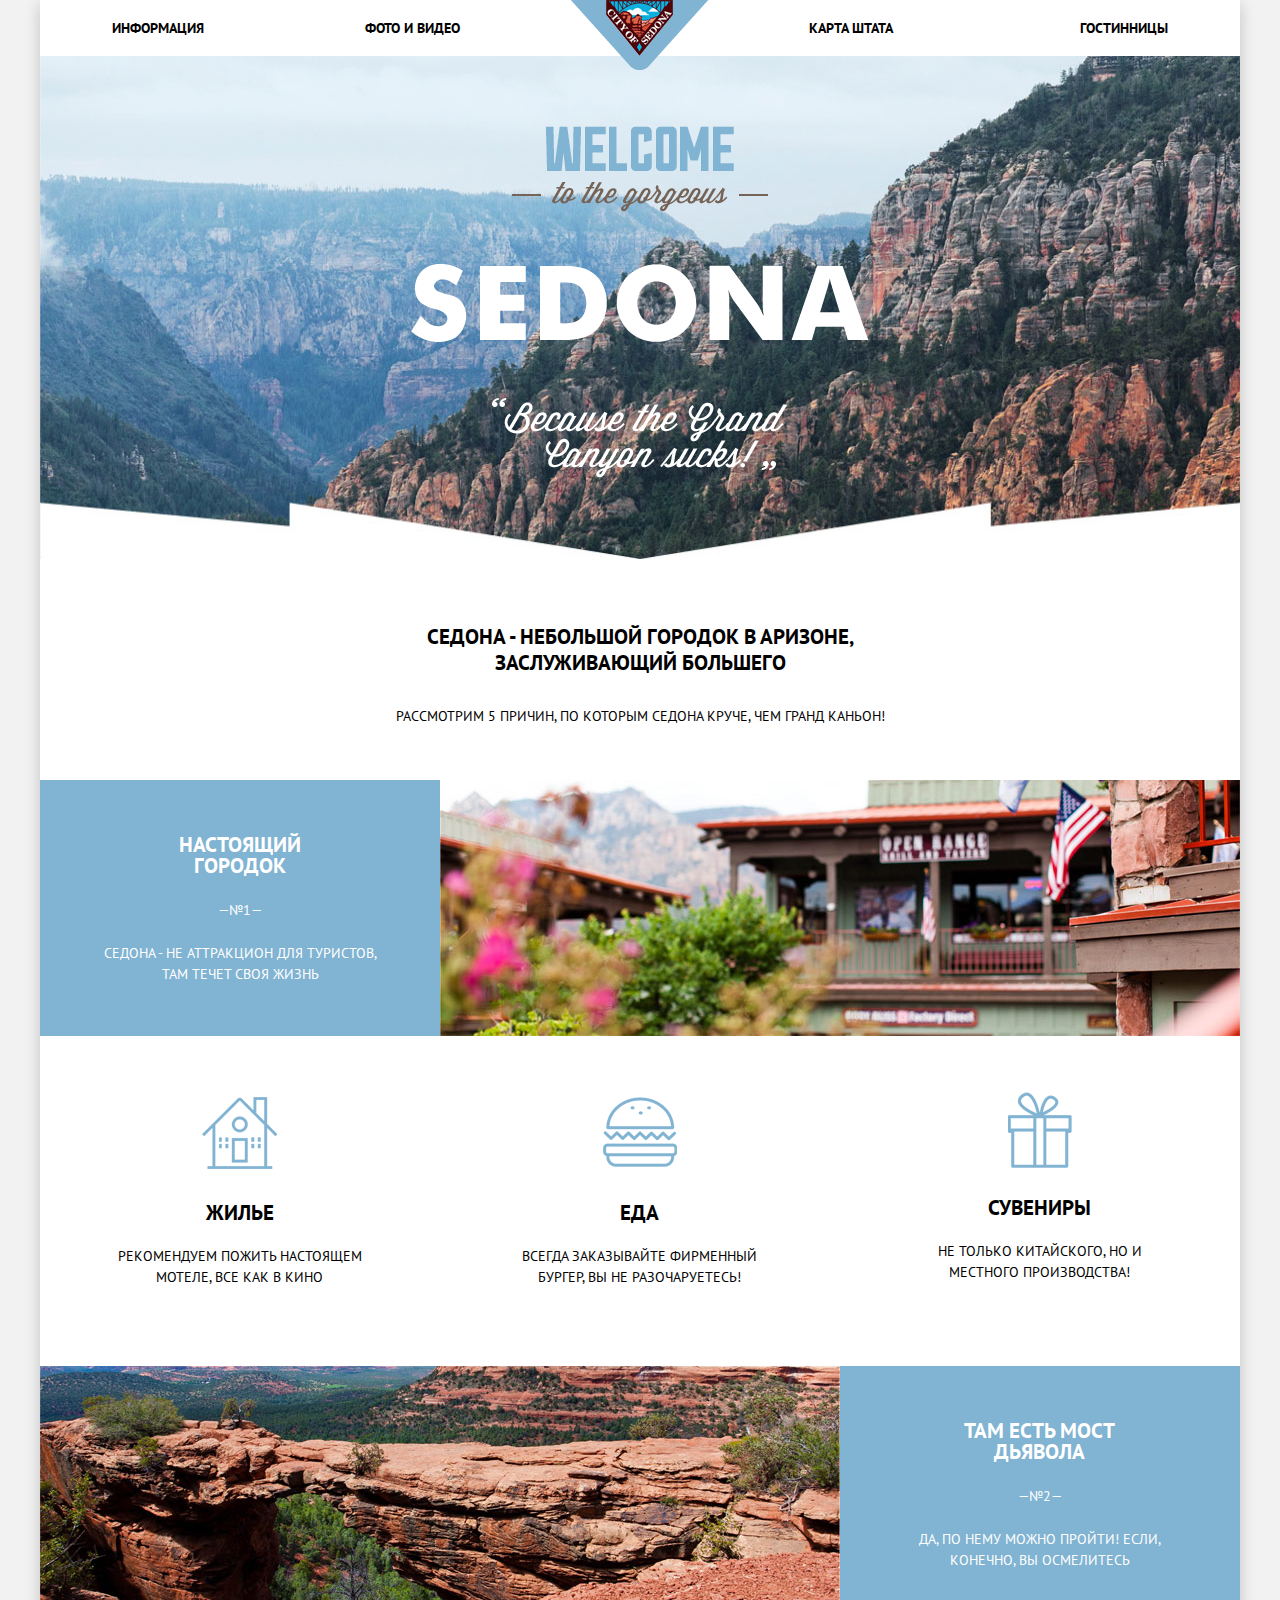
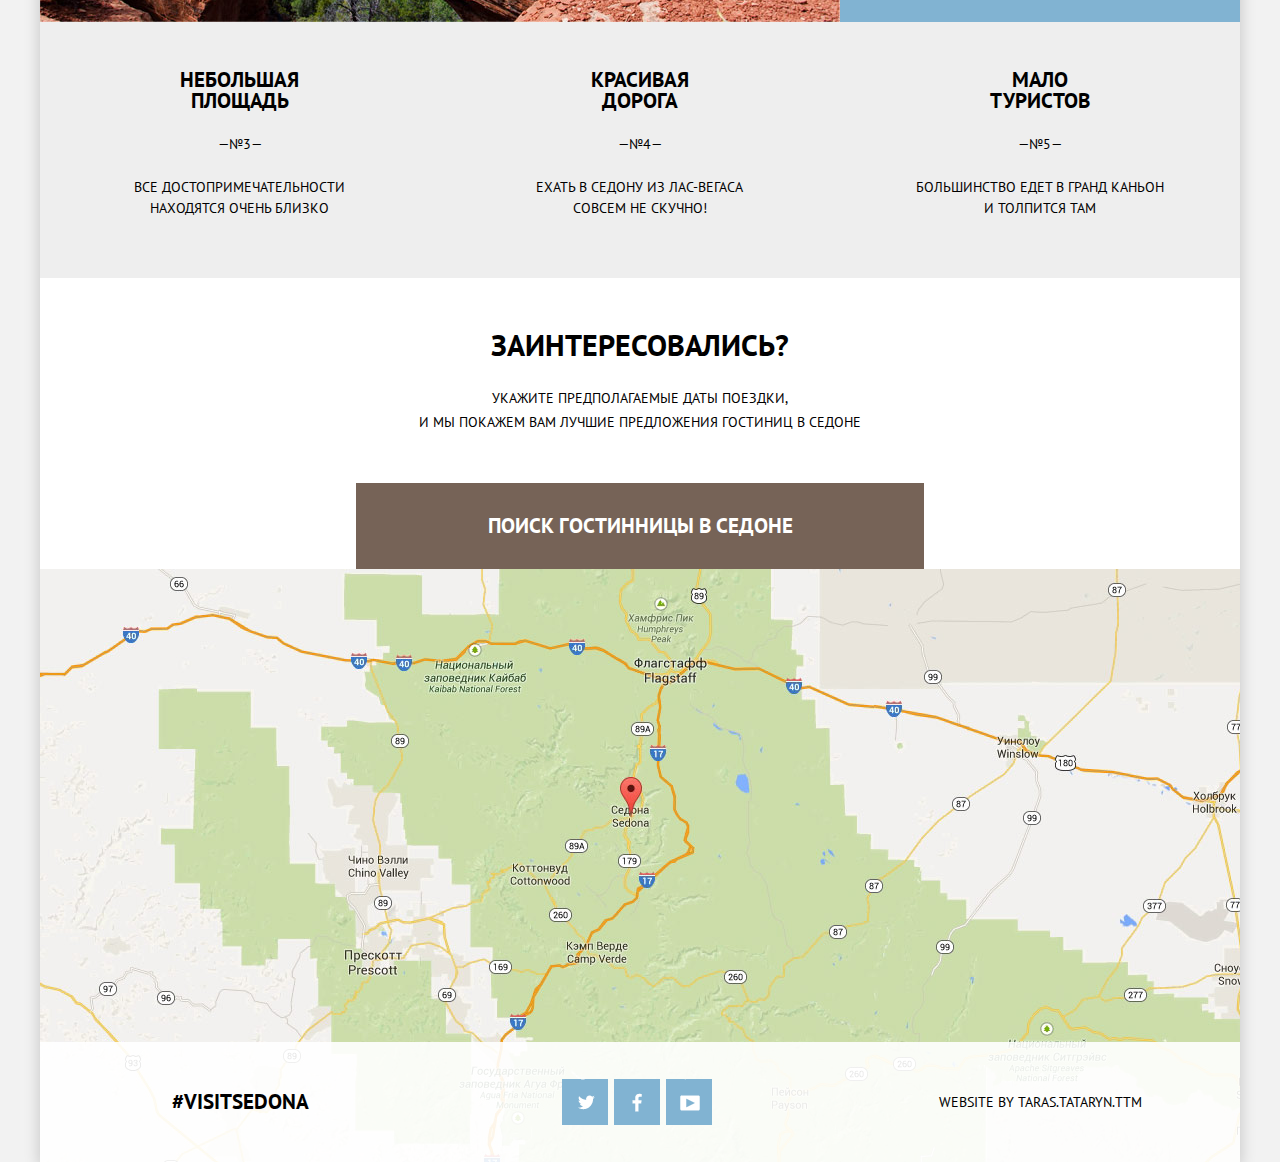
<file: index.html>
<!DOCTYPE html>
<html lang="ru">
<head>
	<meta charset="UTF-8">
	<title>Sedona</title>
	<link href="https://fonts.googleapis.com/css?family=PT+Sans" rel="stylesheet">
	<link rel="stylesheet" type="text/css" href="css/normalize.css">
	<link rel="stylesheet" href="css/style.css">
</head>
<body>
	<div class="container">
		<header class="main-header">
			<nav class="main-navigation">
				<ul class="main-navigation-list">
					<li><a href="#">Информация</a></li>
					<li><a href="#">Фото и видео</a></li>
					<li><a href="#">Карта штата</a></li>
					<li><a href="hotels.html">Гостинницы</a></li>
				</ul>

				<div class="main-navigation-logo">
					<a><img src="img/city-of-sedona.png" alt="Sedona Logo" width="138" height="70"></a>
				</div>
			</nav>
		</header>

		<div class="promo">
			<img src="img/promo-bg.jpg" alt="Background" class="promo-bg" width="1200" height="503">
			<img src="img/promo-index.png" alt="Sedona" class="promo-index" width="458" height="352">
		</div>

		<main>
			<div class="reasons-teaser">
				<h1 class="reasons-teaser-title">Седона - небольшой городок в Аризоне, заслуживающий большего</h1>

				<p class="reasons-teaser-desc">Рассмотрим 5 причин, по которым Седона круче, чем Гранд Каньон!</p>
			</div>

			<div class="reasons">
				<section class="reason">
					<h2 class="reason-title">Настоящий городок</h2>
					<b class="reason-number">
						<span>&mdash;№1&mdash;</span>
					</b>
					<p class="reason-desc">
						Седона - не аттракцион для туристов, там течет своя жизнь
					</p>
				</section>

				<figure class="reason-img">
					<img src="img/town-teaser.jpg" alt="Town image" width="800" height="256" class="js-town-teaser">
				</figure>
			</div>

			<div class="offers">
				<section class="offers-item">
					<div class="offers-item-img  offers-item-pp">
						<img src="img/housing.png" alt="Housing" width="75" height="72">
					</div>
					<h3 class="offers-item-title">Жилье</h3>
					<p class="offers-item-desc">
						Рекомендуем пожить  настоящем мотеле, все как в кино
					</p>
				</section>

				<section class="offers-item">
					<div class="offers-item-img offers-item-pp">
						<img src="img/food.png" alt="Food" width="74" height="70">
					</div>
					<h3 class="offers-item-title">Еда</h3>
					<p class="offers-item-desc">
						Всегда заказывайте фирменный бургер, вы не разочаруетесь!
					</p>
				</section>

				<section class="offers-item">
					<div class="offers-item-img">
						<img src="img/souvenirs.png" alt="Souvenirs" width="64" height="76">
					</div>
					<h3 class="offers-item-title">Сувениры</h3>
					<p class="offers-item-desc">
						Не только китайского, но и местного производства!
					</p>
				</section>
			</div>

			<div class="reasons reasons-reverse">
				<section class="reason">
					<h2 class="reason-title">Там есть мост дьявола</h2>
					<b class="reason-number">
						<span>&mdash;№2&mdash;</span>
					</b>
					<p class="reason-desc">
						Да, по нему можно пройти! Если, конечно, вы осмелитесь
					</p>
				</section>

				<figure class="reason-img">
					<img src="img/bridge-teaser.jpg" alt="Town image" width="800" height="256" class="js-bridge-teaser">
				</figure>
			</div>

			<div class="offers offers-rest">
				<section class="offers-item">
					<h3 class="offers-item-title">Небольшая площадь</h3>
					<b class="reason-number reason-number-white">
						<span>&mdash;№3&mdash;</span>
					</b>
					<p class="offers-item-desc js-line-break">
						Все достопримечательности находятся очень близко
					</p>
				</section>

				<section class="offers-item">
					<h3 class="offers-item-title">Красивая дорога</h3>
					<b class="reason-number reason-number-white">
						<span>&mdash;№4&mdash;</span>
					</b>
					<p class="offers-item-desc">
						Ехать в Седону из Лас-Вегаса совсем не скучно!
					</p>
				</section>

				<section class="offers-item">
					<h3 class="offers-item-title">Мало туристов</h3>
					<b class="reason-number reason-number-white">
						<span>&mdash;№5&mdash;</span>
					</b>
					<p class="offers-item-desc">
						Большинство едет в Гранд Каньон и толпится там
					</p>
				</section>
			</div>

			<div class="search-block">
				<section class="hotel-search">
					<b class="hotel-search-title">Заинтересовались?</b>
					<p class="hotel-search-desc">Укажите предполагаемые даты поездки,<br>и мы покажем вам лучшие предложения гостиниц в Седоне</p>
					<button type="button" class="hotel-search-btn">Поиск гостинницы в Седоне</button>
				</section>

				<div class="modal-content">
					<p class="modal-content-field">
						<label for="date-in">Дата заезда:</label>
						<input type="text" name="date-in" placeholder="24 апреля 2017" id="date-in" class="modal-content-input"><span class="calendar"></span>
					</p>

					<p class="modal-content-field">
						<label for="date-out">Дата выезда:</label>
						<input type="text" name="date-out" placeholder="4 июля 2017" id="date-out" class="modal-content-input"><span class="calendar"></span>
					</p>

					<div class="modal-content-tourists">
						<label for="adult-number">
							Взрослые: 
						</label>
						<div class="tourists">
							<button type="button" class="minus js-adult-minus"></button><input type="number" name="adult" value="0" id="adult-number" class="tourists-number"><button type="button" class="plus js-adult-plus"></button>
						</div>

						<label for="children-number">
							Дети: 
						</label>
						<div class="tourists">
							<button type="button" class="minus js-children-minus"></button><input type="number" name="children" value="0" id="children-number" class="tourists-number"><button type="button" class="plus js-children-plus"></button>
						</div>
					</div>
					<button type="button" class="modal-content-btn">Найти</button>
				</div>
			</div>

			<div class="map">
				<img src="img/map.jpg" alt="Sedona Map" width="1200" height="593">
				<iframe src="https://www.google.com/maps/embed?pb=!1m18!1m12!1m3!1d52385.18050598368!2d-111.83015803666434!3d34.85437338102099!2m3!1f0!2f0!3f0!3m2!1i1024!2i768!4f13.1!3m3!1m2!1s0x872da132f942b00d%3A0x5548c523fa6c8efd!2z0KHQtdC00L7QvdCwLCDQkNGA0LjQt9C-0L3QsCA4NjMzNiwg0KHQqNCQ!5e0!3m2!1sru!2sua!4v1514805085942" allowfullscreen></iframe>
			</div>
		</main>

		<footer class="main-footer">
			<div class="footer-element footer-hash">
				<a class="footer-hash-link">#visitsedona</a>
			</div>

			<div class="footer-element footer-social">
				<ul class="footer-social-list">
					<li><a href="#" class="tw">Twitter</a></li>
					<li><a href="#" class="fb">Facebook</a></li>
					<li><a href="#" class="yt">Youtube</a></li>
				</ul>
			</div>

			<div class="footer-element footer-copyright">
				Website by Taras.Tataryn.Ttm
			</div>
		</footer>
	</div>

	<script src="js/script.js"></script>
</body>
</html>
</file>
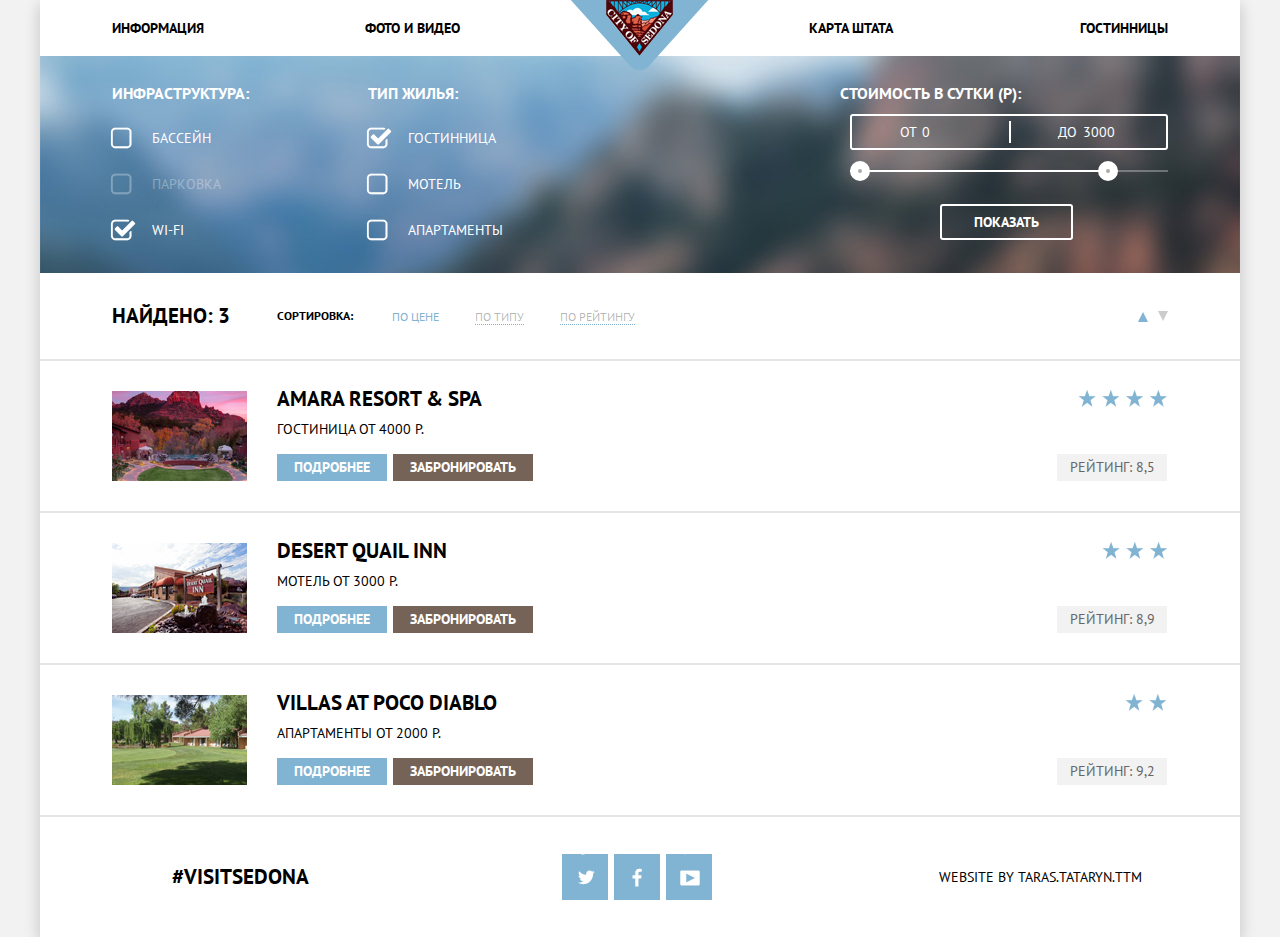
<file: hotels.html>
<!DOCTYPE html>
<html lang="ru">
<head>
	<meta charset="UTF-8">
	<title>Sedona Hotels</title>
	<link href="https://fonts.googleapis.com/css?family=PT+Sans" rel="stylesheet">
	<link rel="stylesheet" type="text/css" href="css/normalize.css">
	<link rel="stylesheet" href="css/style.css">
</head>
<body class="inner-page">
	<div class="container">
		<header class="main-header">
			<nav class="main-navigation">
				<ul class="main-navigation-list">
					<li><a href="#">Информация</a></li>
					<li><a href="#">Фото и видео</a></li>
					<li><a href="#">Карта штата</a></li>
					<li><a href="hotels.html">Гостинницы</a></li>
				</ul>

				<div class="main-navigation-logo">
					<a href="index.html"><img src="img/city-of-sedona.png" alt="Sedona Logo" width="138" height="70"></a>
				</div>
			</nav>
		</header>

		<main>
			<form action="#" class="filter">
				<fieldset class="filter-block infrastructure">
					<legend class="filter-block-title">Инфраструктура:</legend>
					<ul class="filter-block-list">
						<li>
							<input type="checkbox" name="infrastructure" value="basin" id="basin">
							<label for="basin">Бассейн<span></span></label>
						</li>
						<li>
							<input type="checkbox" name="infrastructure" value="park" id="park" disabled>
							<label for="park">Парковка<span></span></label>
						</li>
						<li>
							<input type="checkbox" name="infrastructure" value="wifi" id="wifi" checked>
							<label for="wifi">Wi-Fi<span></span></label>
						</li>
					</ul>
				</fieldset>

				<fieldset class="filter-block housing">
					<legend class="filter-block-title">Тип жилья:</legend>
					<ul class="filter-block-list">
						<li>
							<input type="checkbox" name="housing" value="hotel" id="hotel" checked>
							<label for="hotel">Гостинница<span></span></label>
						</li>
						<li>
							<input type="checkbox" name="housing" value="motel" id="motel">
							<label for="motel">Мотель<span></span></label>
						</li>
						<li>
							<input type="checkbox" name="housing" value="apartment" id="apartment">
							<label for="apartment">Апартаменты<span></span></label>
						</li>
					</ul>
				</fieldset>

				<fieldset class="filter-block daily-price">
					<legend class="filter-block-title filter-range-title">Стоимость в сутки (р):</legend>

					<div class="filter-range">
						<span class="filter-range-item filter-range-left">
							От <input type="number" value="0" class="filter-range-field filter-range-from">
						</span>
						<span class="vr-line"></span>
						<span class="filter-range-item filter-range-right">
							До <input type="number" value="3000" class="filter-range-field filter-range-to">
						</span>
					</div>

					<div class="filter-bar">
						<div class="filter-bar-active">
							<div class="filter-slider filter-slider-left"></div>
							<div class="filter-slider filter-slider-right"></div>
						</div>
					</div>

					<button type="submit" class="filter-block-btn">Показать</button>
				</fieldset>
			</form>

			<section class="filter-sort">
				<b class="filter-sort-found">Найдено: <span class="var-found">3</span></b>
				<b class="filter-sort-type">Сортировка:</b>
				<ul class="filter-sort-list">
					<li><a href="#" class="active-sort">По цене</a></li>
					<li><a href="#">По типу</a></li>
					<li><a href="#">По рейтингу</a></li>
					<li><a href="#" class="filter-arrow filter-arrow-up filter-arrow-active"></a></li>
					<li><a href="#" class="filter-arrow filter-arrow-down"></a></li>
				</ul>
			</section>
			<hr class="line">

			<section class="filter-result">
				<div class="filter-result-img">
					<img src="img/amara-teaser.jpg" alt="Amara" width="135" height="90">
				</div>

				<div class="filter-result-center">
					<h3 class="filter-result-title">Amara Resort &amp; SPA</h3>

					<p class="filter-result-desc">
						<span>Гостиница</span>
						<span>От 4000 р.</span>
					</p>

					<div class="filter-result-btns">
						<a href="#" class="btn btn-info">Подробнее</a>
						<a href="#" class="btn btn-book">Забронировать</a>
					</div>
				</div>

				<div class="filter-result-stars">
					<img src="img/four-stars.png" alt="4 stars" width="89" height="17">
					<b class="filter-result-rating">Рейтинг: 8,5</b>
				</div>
			</section>

			<hr class="line">

			<section class="filter-result">
				<div class="filter-result-img">
					<img src="img/desert-teaser.jpg" alt="Desert Quail" width="135" height="90">
				</div>

				<div class="filter-result-center">
					<h3 class="filter-result-title">Desert Quail Inn</h3>

					<p class="filter-result-desc">
						<span>Мотель</span>
						<span>От 3000 р.</span>
					</p>

					<div class="filter-result-btns">
						<a href="#" class="btn btn-info">Подробнее</a>
						<a href="#" class="btn btn-book">Забронировать</a>
					</div>
				</div>

				<div class="filter-result-stars">
					<img src="img/three-stars.png" alt="3 stars" width="65" height="17">
					<b class="filter-result-rating">Рейтинг: 8,9</b>
				</div>
			</section>

			<hr class="line">

			<section class="filter-result">
				<div class="filter-result-img">
					<img src="img/villas-teaser.jpg" alt="Villas" width="135" height="90">
				</div>

				<div class="filter-result-center">
					<h3 class="filter-result-title">Villas at Poco Diablo</h3>

					<p class="filter-result-desc">
						<span>Апартаменты</span>
						<span>От 2000 р.</span>
					</p>

					<div class="filter-result-btns">
						<a href="#" class="btn btn-info">Подробнее</a>
						<a href="#" class="btn btn-book">Забронировать</a>
					</div>
				</div>

				<div class="filter-result-stars">
					<img src="img/two-stars.png" alt="2 stars" width="42" height="17">
					<b class="filter-result-rating">Рейтинг: 9,2</b>
				</div>
			</section>
			<hr class="line">
		</main>

		<footer class="main-footer">
			<div class="footer-element footer-hash">
				<a class="footer-hash-link">#visitsedona</a>
			</div>

			<div class="footer-element footer-social">
				<ul class="footer-social-list">
					<li><a href="#" class="tw">Twitter</a></li>
					<li><a href="#" class="fb">Facebook</a></li>
					<li><a href="#" class="yt">Youtube</a></li>
				</ul>
			</div>

			<div class="footer-element footer-copyright">
				Website by Taras.Tataryn.Ttm
			</div>
		</footer>
	</div>

	<script src="js/script.js"></script>
</body>
</html>
</file>
<file: css/style.css>
/* BASE */
body{font-family:'PT Sans','Arial',sans-serif;font-size:14px;line-height:24px;text-transform:uppercase;background-color:#f2f2f2}.container{max-width:1200px;min-width:768px;margin:0 auto;box-shadow:0 5px 15px 0 rgba(0,0,0,.2);background-color:#fff;position:relative}::-webkit-input-placeholder{color:#000}::-moz-placeholder{color:#000}:-moz-placeholder{color:#000}:-ms-input-placeholder{color:#000}input[type="number"]{-moz-appearance:textfield}.main-header{position:relative;margin-bottom:0}.main-navigation{padding-left:6%;padding-right:6%}.main-navigation-list{margin:0;padding:0;min-height:56px;list-style:none;display:flex}.main-navigation-list li{flex-basis:24%;padding-top:15px}.main-navigation-list li:nth-child(3),.main-navigation-list li:nth-child(4){flex-basis:26%;text-align:right}.main-navigation-list a{font-size:14px;line-height:26px;font-weight:700;text-decoration:none;color:#000}.main-navigation-list a:hover{color:#81b3d2}.main-navigation-list a:active{color:rgba(0,0,0,.3)}.main-navigation-logo{position:absolute;top:0;left:50%;z-index:10;margin-left:-69px}.promo{position:relative;margin-bottom:65px;height:503px}.promo-bg{width:100%;height:503px}.promo-index{position:absolute;top:70px;left:50%;margin-left:-229px}.reasons-teaser{margin-bottom:51px}.reasons-teaser-title{width:440px;margin:0 auto;margin-bottom:27px;font-size:21px;line-height:26px;text-align:center}.reasons-teaser-desc{margin:0;font-size:14px;line-height:26px;text-align:center}.reasons{display:flex}.reason{box-sizing:border-box;flex-basis:33.35%;max-height:256px;padding-top:54px;background-color:#81b3d2;color:#fff}.reason-img{margin:0;padding:0;height:256px;flex-basis:66.65%}.reason-img img{max-width:100%}.reason-title{width:160px;margin:0 auto;margin-bottom:24px;font-size:21px;line-height:21px;text-align:center}.reason-number{display:block;font-size:14px;line-height:21px;text-align:center;font-weight:400;margin-bottom:22px}.reason-desc{margin:0 auto;width:72%;font-size:14px;line-height:21px;text-align:center;padding-bottom:51px}.reasons-reverse{flex-direction:row-reverse}.offers{display:flex;padding-top:56px}.offers-item{flex-basis:33.33%}.offers-item-img{width:80px;height:105px;text-align:center;margin:0 auto}.offers-item-pp{padding-top:5px}.offers-item-title{margin:0 auto;margin-bottom:23px;width:125px;font-size:21px;line-height:21px;text-align:center}.offers-item-desc{margin:0 auto;min-height:84px;margin-bottom:36px;width:64%;font-size:14px;line-height:21px;text-align:center}.offers-rest{padding-top:0;margin-bottom:52px}.offers-rest .offers-item{background-color:#eee;padding-top:47px}.offers-rest .offers-item-desc{margin:0 auto;margin-bottom:17px}.search-block{position:relative}.hotel-search-title{display:block;font-size:30px;line-height:30px;text-align:center;margin-bottom:26px}.hotel-search-desc{margin:0;margin-bottom:49px;font-size:14px;line-height:24px;text-align:center}.hotel-search-btn{border:0;outline:0;display:block;box-sizing:border-box;width:568px;padding-top:30px;padding-bottom:30px;margin:0 auto;font-family:'PT Sans','Arial',sans-serif;font-size:21px;line-height:26px;font-weight:700;text-transform:uppercase;color:#fff;background-color:#766357;transition:background-color 1s}.hotel-search-btn:hover{cursor:pointer;background-color:#604e43}.hotel-search-btn:active{background-color:#503e33;color:rgba(255,255,255,.3)}.modal-content{box-shadow:0 7px 15px 0 rgba(0,0,0,.15);box-sizing:border-box;width:568px;padding-top:55px;padding-bottom:55px;padding-left:55px;padding-right:55px;margin-left:-284px;font-size:14px;line-height:26px;font-weight:700;background-color:#ffe;position:absolute;top:239px;left:50%;z-index:100;display:none}.modal-content-show{display:block;animation:moveOut 1s}.modal-content-field{position:relative;margin:0;margin-bottom:29px;display:flex;justify-content:space-between;align-items:center}.modal-content-field .calendar{position:absolute;top:8px;right:10px;width:21px;height:22px;background-image:url("../img/spritesheet.png");background-repeat:no-repeat;background-position:0 0;opacity:.3}.modal-content-field .calendar:hover{opacity:1;cursor:pointer}.modal-content-field .calendar:active{background-position:0 -37px}.modal-content-input{border:0;outline:0;font-size:14px;font-weight:700;text-transform:uppercase;box-sizing:border-box;width:346px;height:38px;padding-left:12px;padding-right:38px;background-color:#f2f2f2}.modal-content-tourists{margin:0;display:flex;justify-content:space-between;align-items:center;position:relative}.modal-content-tourists .tourists{position:relative;width:114px}.modal-content-tourists .tourists-number{border:0;outline:0;box-sizing:border-box;width:100%;height:38px;font-size:14px;font-weight:700;text-align:center;background-color:#f2f2f2}.modal-content-tourists .tourists-number::-webkit-outer-spin-button,.modal-content-tourists .tourists-number::-webkit-inner-spin-button{-webkit-appearance:none;-moz-appearance:none;appearance:none;margin:0}.modal-content-tourists-number{display:inline-block;position:relative}.modal-content-tourists .plus,.modal-content-tourists .minus{border:0;outline:0;padding:0;width:13px;height:3px;background-color:#a9a9a9;position:absolute}.modal-content-tourists .plus:hover,.modal-content-tourists .minus:hover{cursor:pointer;background-color:#000}.modal-content-tourists .plus:hover::after,.modal-content-tourists .minus:hover::after{cursor:pointer;background-color:#000}.modal-content-tourists .plus:active,.modal-content-tourists .minus:active{background-color:#81b3d2}.modal-content-tourists .plus:active::after,.modal-content-tourists .minus:active::after{background-color:#81b3d2}.modal-content-tourists .plus::after{content:"";position:absolute;top:-5px;left:5px;width:3px;height:13px;background-color:#a9a9a9}.modal-content-tourists .plus{top:17px;right:10px}.modal-content-tourists .minus{top:17px;left:10px}.modal-content-btn{border:0;outline:0;box-sizing:border-box;width:100%;height:58px;margin-top:54px;font-family:'PT Sans','Arial',sans-serif;font-size:21px;line-height:26px;font-weight:700;text-transform:uppercase;color:#fff;background-color:#81b3d2;transition:background-color .75s}.modal-content-btn:hover{cursor:pointer;background-color:#669ec0}.modal-content-btn:active{background-color:#5496bd;color:rgba(255,255,255,.3)}@keyframes moveOut{0%{ transform:scaley(0) translatey(-100%);opacity:0}100%{transform:scaley(1) translatey(0);opacity:1}}.map{position:relative;height:593px;width:100%}.map img{position:absolute;top:0;left:0;z-index:1;width:100%}.map iframe{position:absolute;top:0;left:0;z-index:10;width:100%;height:593px;border:0}.main-footer{position:absolute;left:0;bottom:0;z-index:50;width:100%;padding-top:37px;padding-bottom:37px;background-color:rgba(255,255,255,.9);display:flex;justify-content:space-between;align-items:center}.footer-element{flex-basis:400px}.footer-hash-link{display:block;font-size:21px;line-height:26px;font-weight:700;text-align:center}.footer-social-list{list-style:none;margin:0;padding:0;display:flex;justify-content:center}.footer-social-list li{position:relative;margin-right:6px;font-size:0;width:46px;height:46px;background-color:#81b3d2}.footer-social-list a{position:absolute;top:0;left:0;width:100%;height:100%;background-image:url("../img/spritesheet.png");background-repeat:no-repeat}.footer-social-list a.fb{background-position:18px -171px}.footer-social-list a.tw{background-position:16px -203px}.footer-social-list a.yt{background-position:14px -233px}.footer-social-list a:hover{background-color:#669ec0}.footer-social-list a:active{background-color:#5496bd;opacity:.3}.footer-copyright{font-size:14px;line-height:26px;text-align:center}.filter{padding-left:6%;padding-right:6%;padding-top:27px;margin-bottom:30px;background-color:#507fa9;background-image:url("../img/filter-bg.jpg");background-size:100%;display:flex}.filter-block{box-sizing:border-box;margin:0;padding:0;border:0;color:#fff}.filter-block-title{font-size:16px;line-height:21px;font-weight:700}.filter-block-list{margin:0;margin-top:24px;padding:0;list-style:none}.filter-block-list li{font-size:14px;line-height:21px;margin-bottom:25px;padding-left:40px}.filter-block-list li:last-child{margin-bottom:32px}.filter-block-list input{display:none}.filter-block-list input:checked+label>span{width:26px;background-position:0 -111px}.filter-block-list input:disabled+label{opacity:.3}.filter-block-list label{position:relative}.filter-block-list span{position:absolute;top:-2px;left:-42px;width:22px;height:22px;background-image:url("../img/spritesheet.png");background-repeat:no-repeat;background-position:0 -74px}.filter-block-btn{border:0;outline:0;background:transparent;font-family:'PT Sans','Arial',sans-serif;font-size:14px;line-height:21px;font-weight:700;color:#fff;text-transform:uppercase;border:2px solid #fff;border-radius:3px;width:133px;padding-top:6px;padding-bottom:5px;margin-left:100px;transition:color .4s}.filter-block-btn:hover{cursor:pointer;background-color:#fff;color:#000}.filter .infrastructure{flex-basis:24.25%}.filter .housing{flex-basis:27.6%}.filter .daily-price{flex-basis:29.44%;margin-left:auto}.filter-range{position:relative;box-sizing:border-box;width:318px;margin-left:10px;border:2px solid #fff;border-radius:3px}.filter-range-title{margin-bottom:10px}.filter-range-item{display:inline-block;vertical-align:top;text-align:center;width:155px}.filter-range-field{background:transparent;border:0;outline:0;width:35px;min-height:30px;font-family:'PT Sans','Arial',sans-serif;color:#fff;font-size:14px;line-height:30px}.filter-range-field::-webkit-outer-spin-button,.filter-range-field::-webkit-inner-spin-button{-webkit-appearance:none;-moz-appearance:none;appearance:none;margin:0}.filter-range .vr-line{position:absolute;top:5px;left:157px;width:2px;height:22px;background-color:#fff}.filter-bar{position:relative;width:318px;height:2px;margin-top:20px;margin-bottom:32px;margin-left:10px;background-color:rgba(255,255,255,.3)}.filter-bar-active{position:absolute;top:0;left:0;width:80%;height:2px;background-color:#fff}.filter-bar .filter-slider{position:absolute;top:0;left:0;width:4px;height:4px;background-color:#ababab;border:8px solid #fff;border-radius:50%}.filter-bar .filter-slider-left{top:-9px;left:0}.filter-bar .filter-slider-right{top:-9px;left:248px}.filter-bar .filter-slider:hover{cursor:pointer;background-color:#1c4f80}hr.line{margin:0;height:2px;width:100%;background:#e5e5e5;border:0}.filter-sort{padding-left:6%;padding-right:6%;margin-bottom:30px;display:flex;align-items:center}.filter-sort-found{font-size:21px;line-height:26px;flex-basis:165px}.filter-sort-type{display:inline-block;vertical-align:baseline;font-size:12px;line-height:24px;flex-basis:115px}.filter-sort-list{margin:0;padding:0;list-style:none;flex-basis:73.5%;display:flex}.filter-sort-list li{display:inline-block;vertical-align:top;margin-right:36px}.filter-sort-list li:nth-child(4){margin-left:auto}.filter-sort-list li:nth-child(4),.filter-sort-list li:nth-child(5){margin-right:0}.filter-sort-list a{font-size:12px;line-height:18px;color:rgba(0,0,0,.3);text-decoration:none;border-bottom:1px dotted #81b3d2}.filter-sort-list a:hover{color:#81b3d2}.filter-sort-list a:active{color:#000;border-bottom:0}.filter-sort-list .active-sort{color:#81b3d2;border-bottom:0}.filter-sort-list .filter-arrow{border:0;position:relative}.filter-sort-list .filter-arrow:hover{border-top-color:#022;border-bottom-color:#022}.filter-sort-list .filter-arrow-up{top:-12px;border-bottom:10px solid #ccc;border-left:5px solid transparent;border-right:5px solid transparent}.filter-sort-list .filter-arrow-down{top:12px;border-top:10px solid #ccc;border-left:5px solid transparent;border-right:5px solid transparent;margin-left:10px}.filter-sort-list .filter-arrow-active{border-top-color:#81b3d2;border-bottom-color:#81b3d2}.filter-result{margin-top:25px;margin-bottom:30px;padding-left:6%;padding-right:6%;display:flex}.filter-result-img{margin-top:5px;margin-right:30px;width:135px;height:90px}.filter-result-center{width:780px}.filter-result-title{margin:0;font-size:21px;line-height:26px}.filter-result-desc{margin:0;margin-top:7px;margin-bottom:14px;font-size:14px;line-height:21px}.filter-result-btns{font-size:0}.filter-result-btns a{display:inline-block;vertical-align:top;box-sizing:border-box;min-height:27px;padding-top:3px;padding-left:17px;padding-right:17px;margin-right:6px;font-size:14px;line-height:21px;color:#fff;font-weight:700;text-align:center;text-decoration:none;background-color:#000}.filter-result-btns a:last-child{margin-right:0}.filter-result-btns a.btn-info{background-color:#81b3d2}.filter-result-btns a.btn-info:hover{background-color:#669ec0}.filter-result-btns a.btn-info:active{background-color:#5496bd;color:rgba(255,255,255,.3)}.filter-result-btns a.btn-book{background-color:#766357}.filter-result-btns a.btn-book:hover{background-color:#604e43}.filter-result-btns a.btn-book:active{background-color:#503e33;color:rgba(255,255,255,.3)}.filter-result-stars{margin-top:4px}.filter-result-stars img{float:right;margin-bottom:47px}.filter-result-rating{clear:both;display:block;box-sizing:border-box;width:110px;padding-top:3px;padding-bottom:3px;color:#666;font-size:14px;line-height:21px;font-weight:400;text-align:center;background-color:#f2f2f2}.inner-page .main-footer{position:static;opacity:1}
</file>
